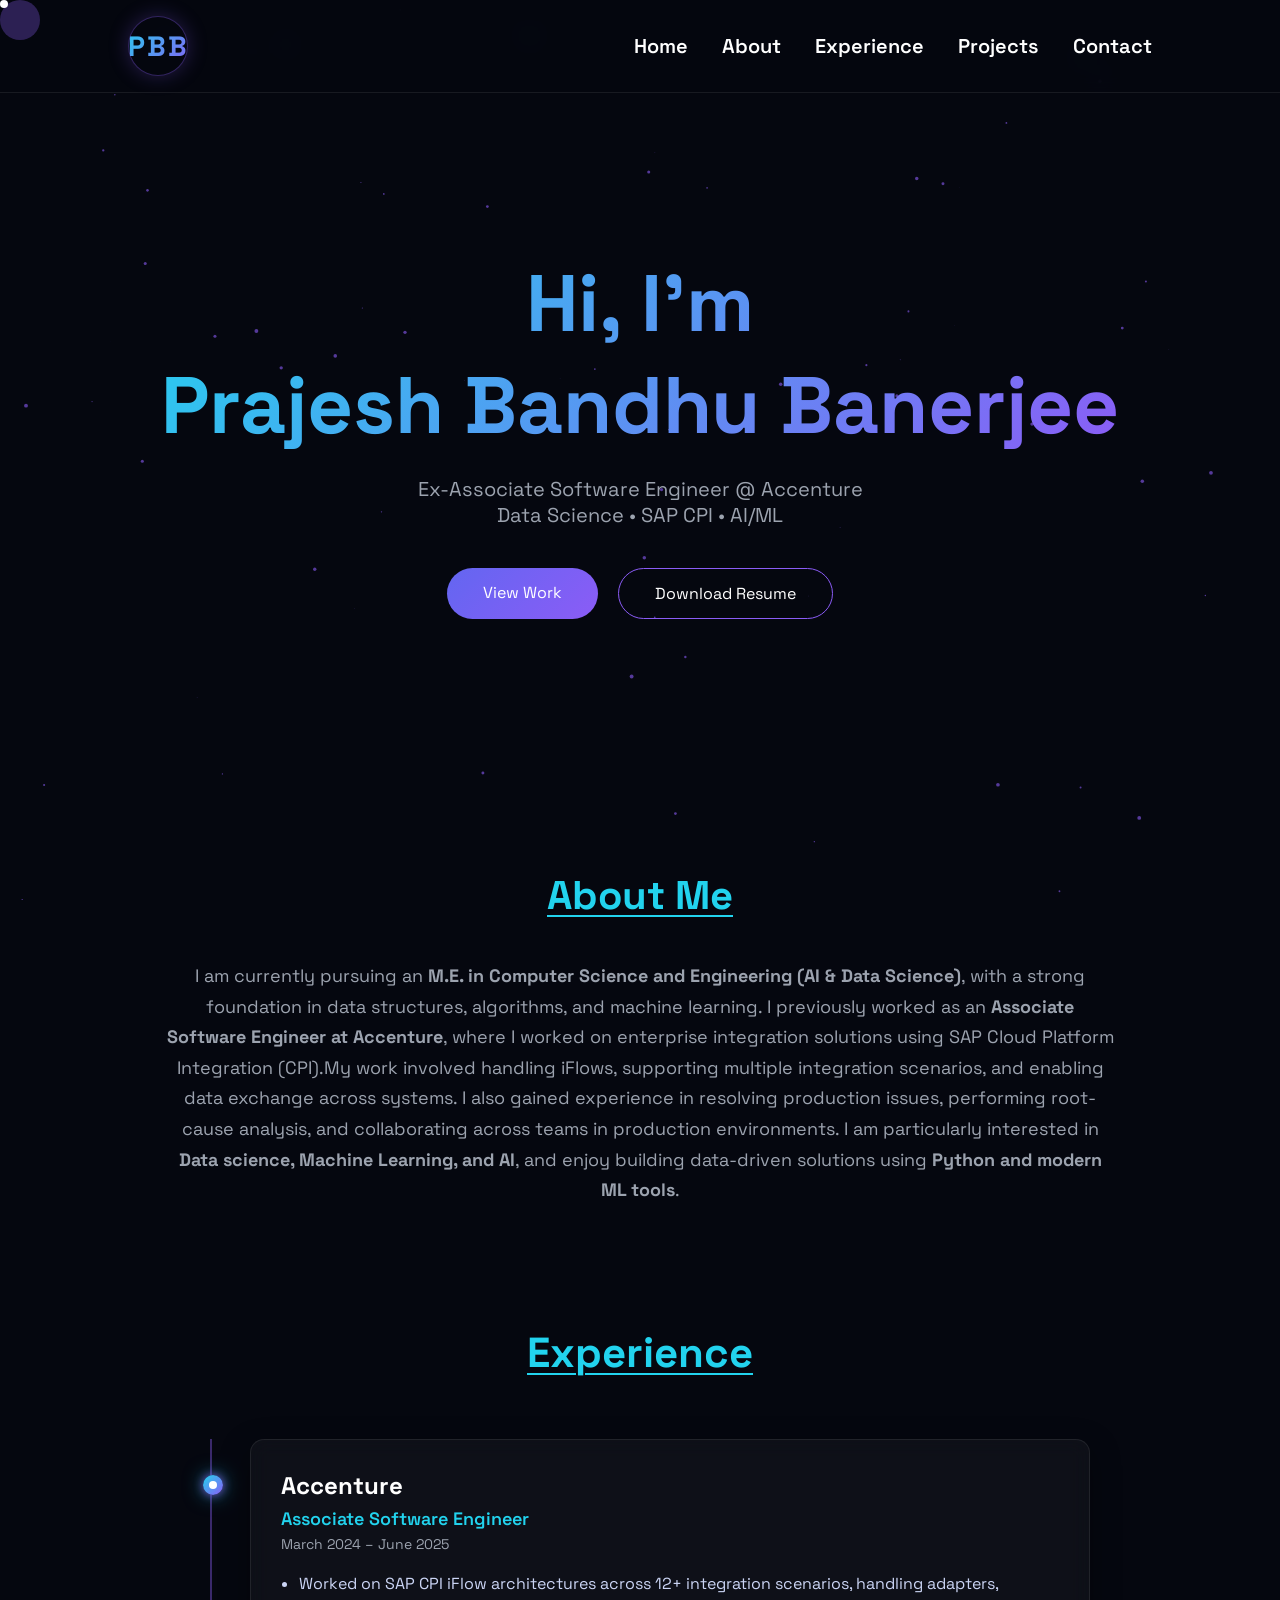
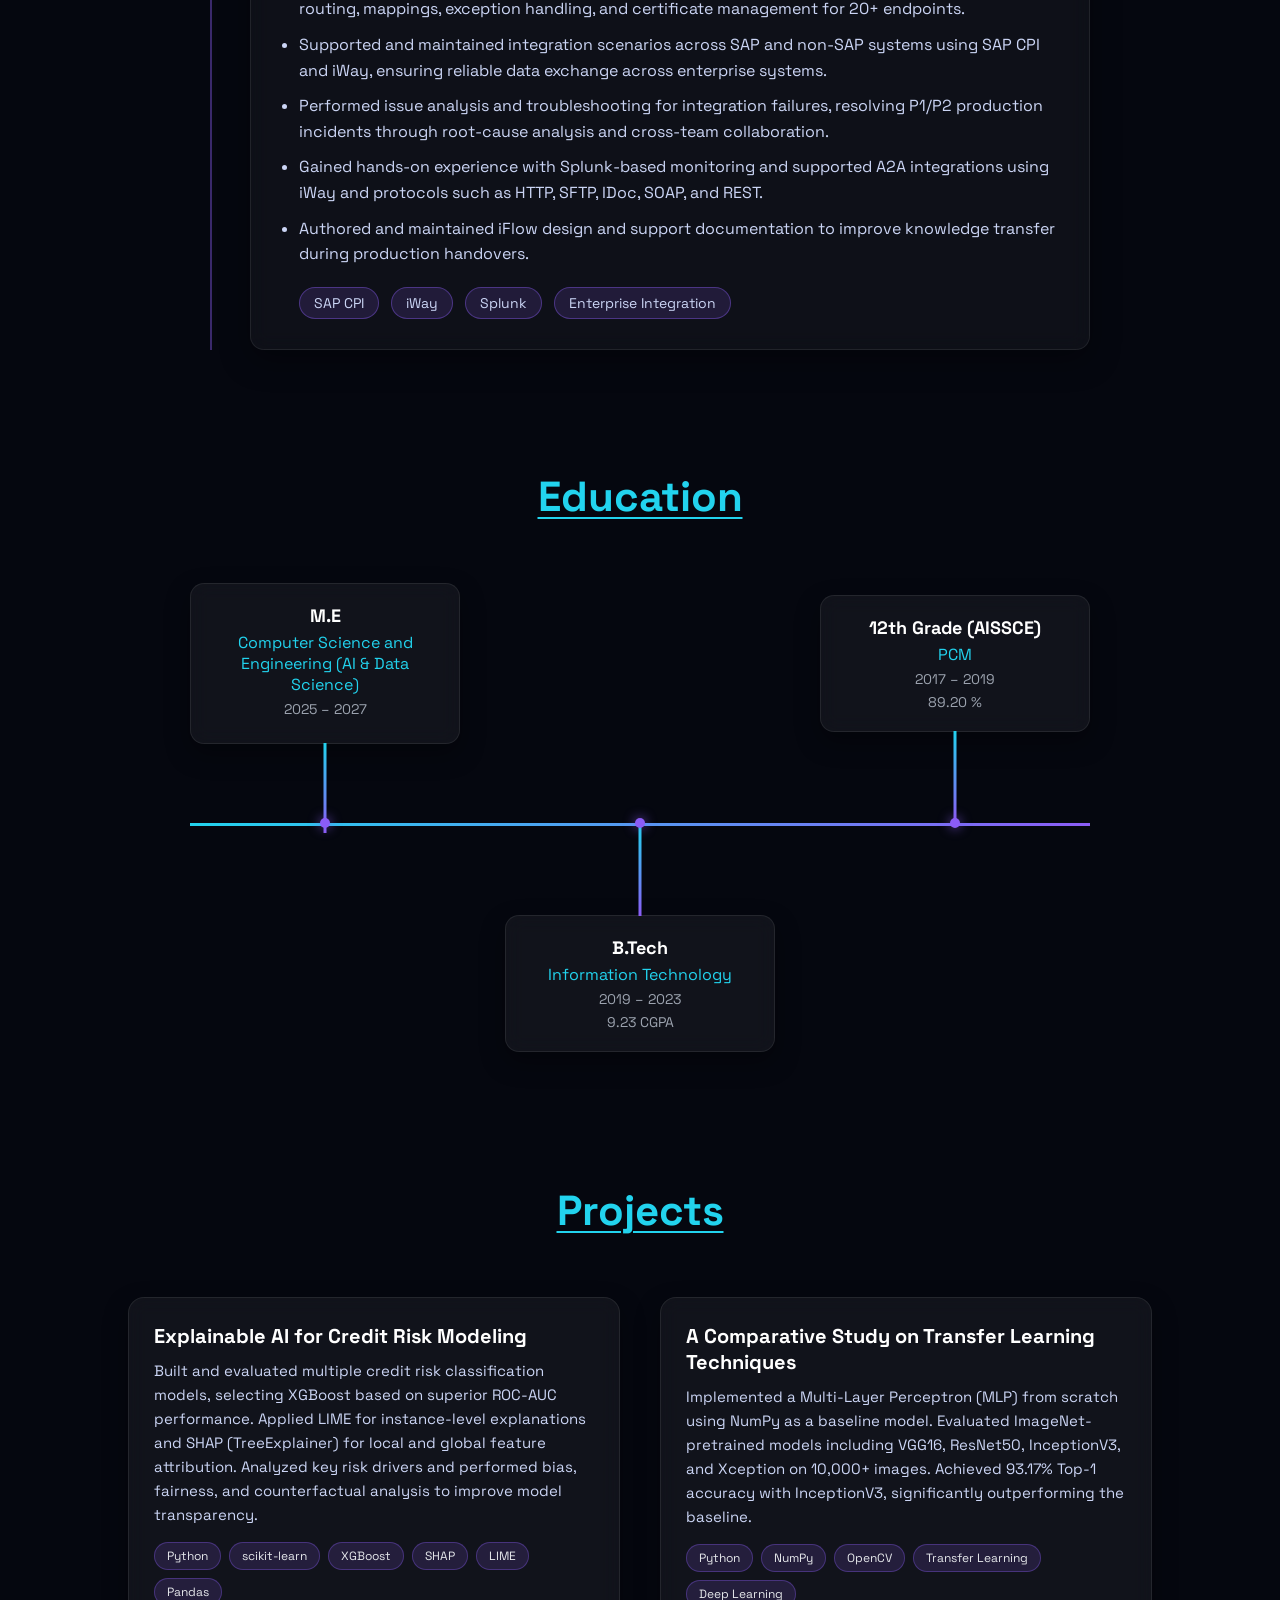
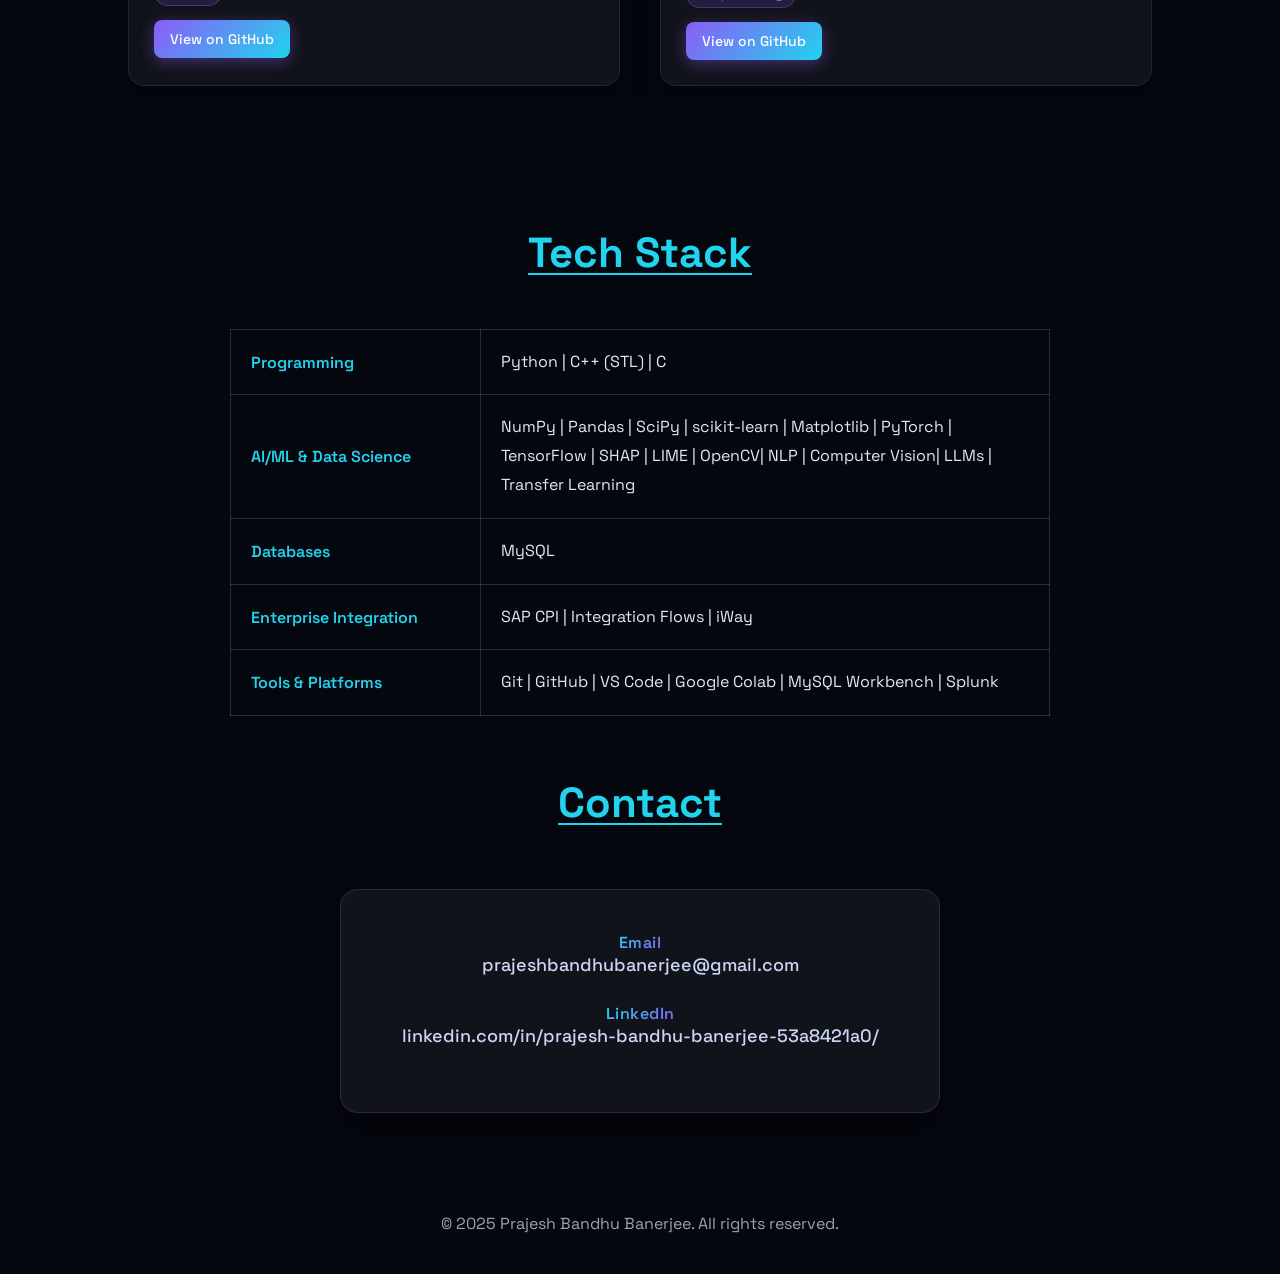
<file: index.html>
<!DOCTYPE html>
<html lang="en">

<head>

    <meta charset="UTF-8">
    <meta name="viewport" content="width=device-width, initial-scale=1.0">

    <title>Prajesh Bandhu Banerjee | Portfolio</title>

    <link rel="stylesheet" href="style.css">

    <link href="https://fonts.googleapis.com/css2?family=Space+Grotesk:wght@300;400;500;600;700&display=swap" rel="stylesheet">

</head>

<body>

    <div class="cursor"></div>
    <div class="cursor-glow"></div>

    <div class="progress-bar"></div>

    <canvas id="particles"></canvas>

    <header class="header">

        <div class="logo">PBB</div>

        <nav id="nav-menu">

            <a href="#home">Home</a>
            <a href="#about">About</a>
            <a href="#experience">Experience</a>
            <a href="#projects">Projects</a>
            <a href="#contact">Contact</a>

        </nav>

        <div class="hamburger" id="hamburger">
            <span></span>
            <span></span>
            <span></span>
        </div>

    </header>

    <section id="home" class="hero">

        <h1 class="hero-title">

                <span>Hi, I'm</span><br>
                <span>Prajesh Bandhu Banerjee</span>

        </h1>

        <p class="hero-sub">
            Ex-Associate Software Engineer @ Accenture   <br>
            Data Science • SAP CPI • AI/ML
        </p>

        <div class="hero-buttons">

            <a href="#projects" class="btn magnetic">View Work</a>

            <a href="https://drive.google.com/file/d/1R_AjNfgSWtPQjnDBRAqwjR1kcbFBU6Cf/view?usp=sharing"
                class="btn-outline magnetic"
                target="_blank"
                rel="noopener noreferrer">
                Download Resume
            </a>

        </div>

    </section>

    <section id="about">
        <div id="about-content"></div>
    </section>

    <section id="experience">
        <div id="experience-content"></div>
    </section>

    <section id="education">
        <div id="education-content"></div>
    </section>

    <section id="projects">
        <div id="projects-content"></div>
    </section>

    <section id="skills">
        <div id="skills-content"></div>
    </section>

    <!-- <section id="certifications">
        <div id="certifications-content"></div>
    </section> -->

    <section id="contact">
        <div id="contact-content"></div>
    </section>

    <footer>

        <p>© 2025 Prajesh Bandhu Banerjee. All rights reserved.</p>

    </footer>

    <script src="script.js"></script>

</body>

</html>
</file>
<file: style.css>
html{
scroll-behavior:smooth;
}

*{
margin:0;
padding:0;
box-sizing:border-box;
}

body{
font-family:'Space Grotesk',sans-serif;
background:#05070f;
color:white;
overflow-x:hidden;
}

section{
padding:60px 10%;
}

section h2{
font-size:42px;
text-align:center;
margin-bottom:60px;
color:#22d3ee;
text-decoration: underline;
text-decoration-color: #22d3ee;
text-decoration-thickness: 2px;
text-underline-offset: 6px;
}

/* PARTICLE BACKGROUND */

#particles{
position:fixed;
width:100%;
height:100%;
z-index:-1;
}

/* HEADER */
.logo{
width:60px;
height:60px;
display:flex;
align-items:center;
justify-content:center;
font-size:28px;
font-weight:700;
letter-spacing:2px;
border-radius:50%;
background:rgba(139,92,246,0.15);
border:1px solid rgba(139,92,246,0.35);
background-clip:text;
-webkit-background-clip:text;
background-image:linear-gradient(135deg,#22d3ee,#8b5cf6);
color:transparent;
box-shadow:0 0 20px rgba(139,92,246,0.25);
}

/*--------------------NAVBAR-------------------*/
.header{
position:fixed;
top:0;
width:100%;
display:flex;
justify-content:space-between;
align-items:center;
padding:16px 10%;
z-index:100;
background:rgba(5,7,15,0.75);
backdrop-filter:blur(10px);
-webkit-backdrop-filter:blur(10px);
border-bottom:1px solid rgba(255,255,255,0.08);
}

nav a{
margin-left:30px;
text-decoration:none;
color:#ffffff;
font-size:20px;
font-weight:600;
}
nav a:hover{
color:#22d3ee;
}

.hero{
min-height:90vh;
display:flex;
flex-direction:column;
justify-content:center;
align-items:center;
text-align:center;
padding:120px 80px 60px 80px;
}

.hero-title{
font-size:80px;
font-weight:700;
background:linear-gradient(135deg,#22d3ee,#8b5cf6);
-webkit-background-clip:text;
color:transparent;
}

.hero-sub{
color:#9ca3af;
margin-top:20px;
font-size:20px;
}

.hero-buttons{
margin-top:40px;
display:flex;
gap:20px;
}

.btn{
padding:14px 36px;
border-radius:30px;
background:linear-gradient(135deg,#6366f1,#8b5cf6);
text-decoration:none;
color:white;
transition:.3s;
}

.btn:hover{
transform:translateY(-4px);
box-shadow:0 20px 40px rgba(139,92,246,.5);
}

.btn-outline{
padding:14px 36px;
border:1px solid #8b5cf6;
border-radius:30px;
text-decoration:none;
color:white;
}

/*--------------------ABOUT ME SECTION----------------------------------*/

/*ABOUT SECTION*/
#about h2{
text-align:center;
font-size:40px;
font-weight:700;
margin-bottom:40px;
margin-top: 0px;
}

.about-text{
max-width:950px;
margin:auto;
font-size:18px;
line-height:1.7;
color:#9ca3af;
text-align:center;
}
/*--------------------END OF ABOUT ME SECTION----------------------------------*/


/*-------------------------EXPERIENCE SECTION ------------*/

#experience{
text-align:center;
margin-top:0px;
}

#experience h1{
font-size:48px;
font-weight:700;
margin-bottom:60px;
}

#experience h2{
font-size:42px;
font-weight:700;
margin-bottom:60px;
}

.experience-container{
position:relative;
max-width:900px;
margin:auto;
}

.experience-container::before{
content:"";
position:absolute;
left:20px;
top:0;
width:2px;
height:100%;
background:rgba(139,92,246,0.4);
}

.experience-card{
position:relative;
margin-left:60px;
padding:30px;
background:rgba(255,255,255,0.04);
border:1px solid rgba(255,255,255,0.08);
border-radius:14px;
backdrop-filter:blur(10px);
box-shadow:0 10px 30px rgba(0,0,0,0.35);
text-align:left;
transition:0.3s;
}

.experience-card::before{
content:"";
position:absolute;
left:-42px;
top:35px;
width:14px;
height:14px;
border-radius:50%;

background:linear-gradient(135deg,#22d3ee,#8b5cf6);
box-shadow:0 0 12px rgba(139,92,246,0.8);
}

.experience-card:hover{
transform:translateY(-4px);
box-shadow:0 15px 40px rgba(139,92,246,0.25);
}

.experience-card h3{
font-size:24px;
margin-bottom:6px;
color:#ffffff;
}

.experience-role{
font-size:18px;
font-weight:600;
color:#22d3ee;
margin-bottom:5px;
}

.experience-duration{
font-size:14px;
color:#9ca3af;
margin-bottom:18px;
}

.experience-points{
padding-left:18px;
}

.experience-points li{
margin-bottom:10px;
color:#cbd5f5;
line-height:1.6;
}

.experience-card::before{
content:"";
position:absolute;
left:-48px;
top:35px;
width:20px;
height:20px;
border-radius:50%;
background:linear-gradient(135deg,#22d3ee,#8b5cf6);
box-shadow:
0 0 10px rgba(139,92,246,0.8),
0 0 20px rgba(34,211,238,0.6);
}

.experience-card::after{
content:"";
position:absolute;
left:-42px;
top:41px;
width:8px;
height:8px;
border-radius:50%;
background:white;
}

.experience-tech{
margin-top:20px;
display:flex;
flex-wrap:wrap;
gap:12px;
}

.experience-tech span{
padding:6px 14px;
font-size:14px;
border-radius:20px;
background:rgba(139,92,246,0.15);
border:1px solid rgba(139,92,246,0.4);
color:#cbd5f5;
transition:0.3s;
}

.experience-tech span:hover{
background:rgba(139,92,246,0.35);
transform:translateY(-2px);
box-shadow:0 0 10px rgba(139,92,246,0.6);
}

/*--------------------END OF EXPERIENCE SECTION----------------------------------*/

/*--------------------EDUCATION SECTION----------------------------------*/
#education{
text-align:center;
margin-top:0px;
}

#education h2{
font-size:42px;
margin-bottom:60px;
}

.education-timeline{
position:relative;
display:flex;
justify-content:space-between;
align-items:center;
width:900px;
margin:0 auto;
}

.education-timeline::before{
content:"";
position:absolute;
top:50%;
 left:0;
 width:100%;
height:3px;
background:linear-gradient(90deg,#22d3ee,#8b5cf6);
}

.edu-item{
position:relative;
width:30%;
display:flex;
justify-content:center;
}

.edu-box{
position:relative;
background:rgba(255,255,255,0.05);
border:1px solid rgba(255,255,255,0.08);
border-radius:14px;
padding:20px;
width:400px;
backdrop-filter:blur(10px);
box-shadow:0 10px 25px rgba(0,0,0,0.35);
}

.edu-item.top .edu-box::after{
content:"";
position:absolute;
left:50%;
transform:translateX(-50%);
top:100%;
width:3px;
height:90px;
background:linear-gradient(#22d3ee,#8b5cf6);
}

.edu-item.bottom .edu-box::after{
content:"";
position:absolute;
left:50%;
transform:translateX(-50%);
bottom:100%;
width:3px;
height:90px;
background:linear-gradient(#22d3ee,#8b5cf6);
}

.edu-item::after{
content:"";
position:absolute;
top:50%;
left:50%;
transform:translate(-50%,-50%);
width:10px;
height:10px;
border-radius:50%;
background:#8b5cf6;
box-shadow:0 0 12px rgba(139,92,246,0.8);
}

.edu-item.top .edu-box{
margin-bottom:320px;
}

.edu-item.bottom .edu-box{
margin-top:320px;
}

.edu-box{
transition:0.3s ease;
}

.edu-box:hover{
transform:translateY(-5px);
box-shadow:
0 15px 35px rgba(0,0,0,0.45),
0 0 20px rgba(139,92,246,0.6),
0 0 35px rgba(34,211,238,0.5);
}

.edu-box h3{
color:white;
font-size:18px;
}

.edu-box p{
color:#22d3ee;
margin-top:5px;
}

.edu-box span{
display:block;
margin-top:5px;
font-size:14px;
color:#9ca3af;
}

/*---------------------------------END OF EDUCATION SECTION-------------------------*/

/*---------------------------------PROJECT SECTION-------------------------*/
#projects{
text-align:center;
margin-top:0px;
}

#projects h2{
font-size:42px;
margin-bottom:60px;
}

.projects-container{
display:grid;
grid-template-columns:repeat(auto-fit,minmax(320px,1fr));
gap:40px;
max-width:1200px !important;
margin:0px;
}

.project-card{
background:rgba(255,255,255,0.05);
border:1px solid rgba(255,255,255,0.08);
border-radius:16px;
padding:25px;
text-align:left;
backdrop-filter:blur(10px);
box-shadow:0 10px 25px rgba(0,0,0,0.35);
transition:0.3s ease;
margin-bottom: 0px;
}

.project-card:hover{
transform:translateY(-6px);
box-shadow:
0 15px 35px rgba(0,0,0,0.45),
0 0 20px rgba(139,92,246,0.3),
0 0 35px rgba(34,211,238,0.25);
}

.project-card h3{
color:white;
font-size:20px;
margin-bottom:10px;
}

.project-card p{
color:#cbd5f5;
font-size:15px;
line-height:1.6;
}

.project-tech{
margin-top:15px;
display:flex;
flex-wrap:wrap;
gap:8px;
}

.project-tech span{
background:rgba(139,92,246,0.15);
border:1px solid rgba(139,92,246,0.35);
border-radius:20px;
padding:5px 12px;
font-size:12px;
color:#e5e7eb;
}

/*-----------------------------END OF PROJECT SECTION-------------------------------*/

/*--------------------SKILLS TABLE--------------------------*/

#skills{
text-align:center;
margin-top:-20px;
}

#skills h2{
font-size:42px;
margin-bottom:50px;
}

.skills-table{
width:100%;
max-width:1000px;
margin-bottom:-120px;
border-collapse:collapse;
}

.skills-table td{
border:1px solid rgba(255,255,255,0.15);
padding:18px 20px;
}

.skill-category{
color:#22d3ee;
font-weight:600;
width:250px;
text-align:left;
}

.skill-items{
color:#e5e7eb;
text-align:left;
line-height:1.8;
}
/*--------------------END OF SKILLS TABLE--------------------------*/

/*--------------------CURSOR STYLING --------------------------*/

/* CURSOR */
.cursor{
width:8px;
height:8px;
background:white;
border-radius:50%;
position:fixed;
pointer-events:none;
z-index:9999;
}

.cursor-glow{
width:40px;
height:40px;
border-radius:50%;
background:rgba(139,92,246,.3);
position:fixed;
pointer-events:none;
z-index:9998;
}

/* SCROLL PROGRESS */
.progress-bar{
position:fixed;
top:0;
left:0;
height:3px;
background:#8b5cf6;
width:0%;
z-index:1000;
}

/*--------------------END OF CURSOR STYLING --------------------------*/

/*--------------------CONTACT SECTION --------------------------*/

#contact{
margin-top: 0px;
text-align:center;
font-size: 24px;
}

.contact-box{
margin:auto;
margin-top:20px;
padding:40px;
max-width:600px;
background:rgba(255,255,255,0.05);
border:1px solid rgba(139,92,246,0.25);
border-radius:18px;
backdrop-filter:blur(12px);
-webkit-backdrop-filter:blur(12px);
box-shadow:0 15px 40px rgba(0,0,0,0.4);
transition:0.3s;
}

.contact-box:hover{
transform:translateY(-5px);
box-shadow:0 20px 50px rgba(139,92,246,0.3);
}

.contact-box p{
margin-bottom:25px;
font-size:18px;
color:#cbd5f5;
}

.contact-label{
font-weight:600;
font-size:16px;
letter-spacing:0.5px;
background:linear-gradient(135deg,#22d3ee,#8b5cf6);
-webkit-background-clip:text;
color:transparent;
}

.contact-box a{
color:#cbd5f5;
text-decoration:none;
font-weight:500;
}

.contact-box a:hover{
text-decoration:underline;
color:#22d3ee;
}

/*--------------------END OF CONTACT SECTION --------------------------*/

/*--------------------FOOTER SECTION --------------------------*/

footer{
text-align:center;
padding:40px;
color:#9ca3af;
}

/*--------------------END OF FOOTER SECTION --------------------------*/

/*--------------------------------------CERTIFICATIONS SECTION--------------------------*/

#certifications{
text-align:center;
margin-top:0px;
}

.certifications-container{
max-width:900px;
margin:auto;
display:flex;
flex-wrap:wrap;
justify-content:center;
gap:14px;
margin-top:0px;
margin-bottom: -80px;
}

.certifications-container span{
background:#e5e7eb;
color:black;
padding:10px 18px;
border-radius:30px;
font-size:14px;
font-weight:500;
transition:0.25s ease;
}

.certifications-container span:hover{
transform:translateY(-3px);
box-shadow:0 6px 18px rgba(0,0,0,0.25);
}

/*--------------------------------------END OF CERTIFICATIONS SECTION--------------------------*/


/* ================= MOBILE VIEW ================= */


/* HAMBURGER */
.hamburger{
display:none;
flex-direction:column;
cursor:pointer;
gap:5px;
}

.hamburger span{
width:25px;
height:3px;
background:white;
border-radius:2px;
}

/* MOBILE NAV */

@media (max-width:768px){

nav{
position:absolute;
top:70px;
right:0;
width:100%;
background:#05070f;

display:none;
flex-direction:column;
align-items:center;
padding:20px 0;

border-top:1px solid rgba(255,255,255,0.08);
}

nav a{
margin:10px 0;
font-size:18px;
}

nav.active{
display:flex;
}

.hamburger{
display:flex;
}

}
@media (max-width:768px){

/* GENERAL */

section{
padding:60px 20px;
}

/* NAVBAR */

.header{
padding:12px 20px;
}

/* HERO */

.hero{
padding:80px 20px 40px 20px;   /* adds space above and below */
margin-top:0;
margin-bottom: 0px;
}

.hero-title{
font-size:28px;                 /* slightly smaller so name fits */
line-height:1.3;
}

.hero-sub{
margin-top:20px;
padding:0 10px;
font-size:16px;
}

.hero-sub{
font-size:16px;
}

.hero-buttons{
flex-direction:column;
gap:15px;
margin-bottom:-50px;
}

/* ABOUT */

.about-text{
font-size:16px;
padding:0 10px;
}

/* EXPERIENCE */

.experience-container{
max-width:100%;
}

.experience-card{
margin-left:40px;
padding:20px;
}

/* EDUCATION */

.education-timeline{
flex-direction:column;
width:100%;
gap:40px;
}

.education-timeline::before{
display:none;
}

.edu-item{
width:100%;
}

.edu-box{
width:100%;
}

.edu-item.top .edu-box,
.edu-item.bottom .edu-box{
margin:0;
}

.edu-item::after{
display:none;
}

.edu-item.top .edu-box::after,
.edu-item.bottom .edu-box::after{
display:none;
}

/* PROJECTS */

.projects-container{
grid-template-columns:1fr;
gap:25px;
max-width:100%;
}

.project-card{
padding:20px;
}

/* SKILLS TABLE */

.skills-table{
font-size:14px;
}

.skills-table td{
padding:12px;
}

.skill-category{
width:120px;
}

/* CONTACT */

.contact-box{
padding:25px;
}

.contact-box p{
font-size:16px;
}

/* HEADINGS */

section h2{
font-size:30px;
}

}
/* ================= END OF MOBILE VIEW ================= */

.github-btn {
    display: inline-block;
    margin-top: 14px;
    padding: 10px 16px;
    font-size: 14px;
    font-weight: 500;
    color: #fff;
    background: linear-gradient(135deg, #8b5cf6, #22d3ee);
    border-radius: 8px;
    text-decoration: none;
    transition: all 0.3s ease;
    box-shadow: 0 4px 15px rgba(139, 92, 246, 0.4);
}

.github-btn:hover {
    transform: translateY(-2px);
    box-shadow: 0 8px 25px rgba(139, 92, 246, 0.6);
    background: linear-gradient(135deg, #22d3ee, #8b5cf6);
}
</file>
